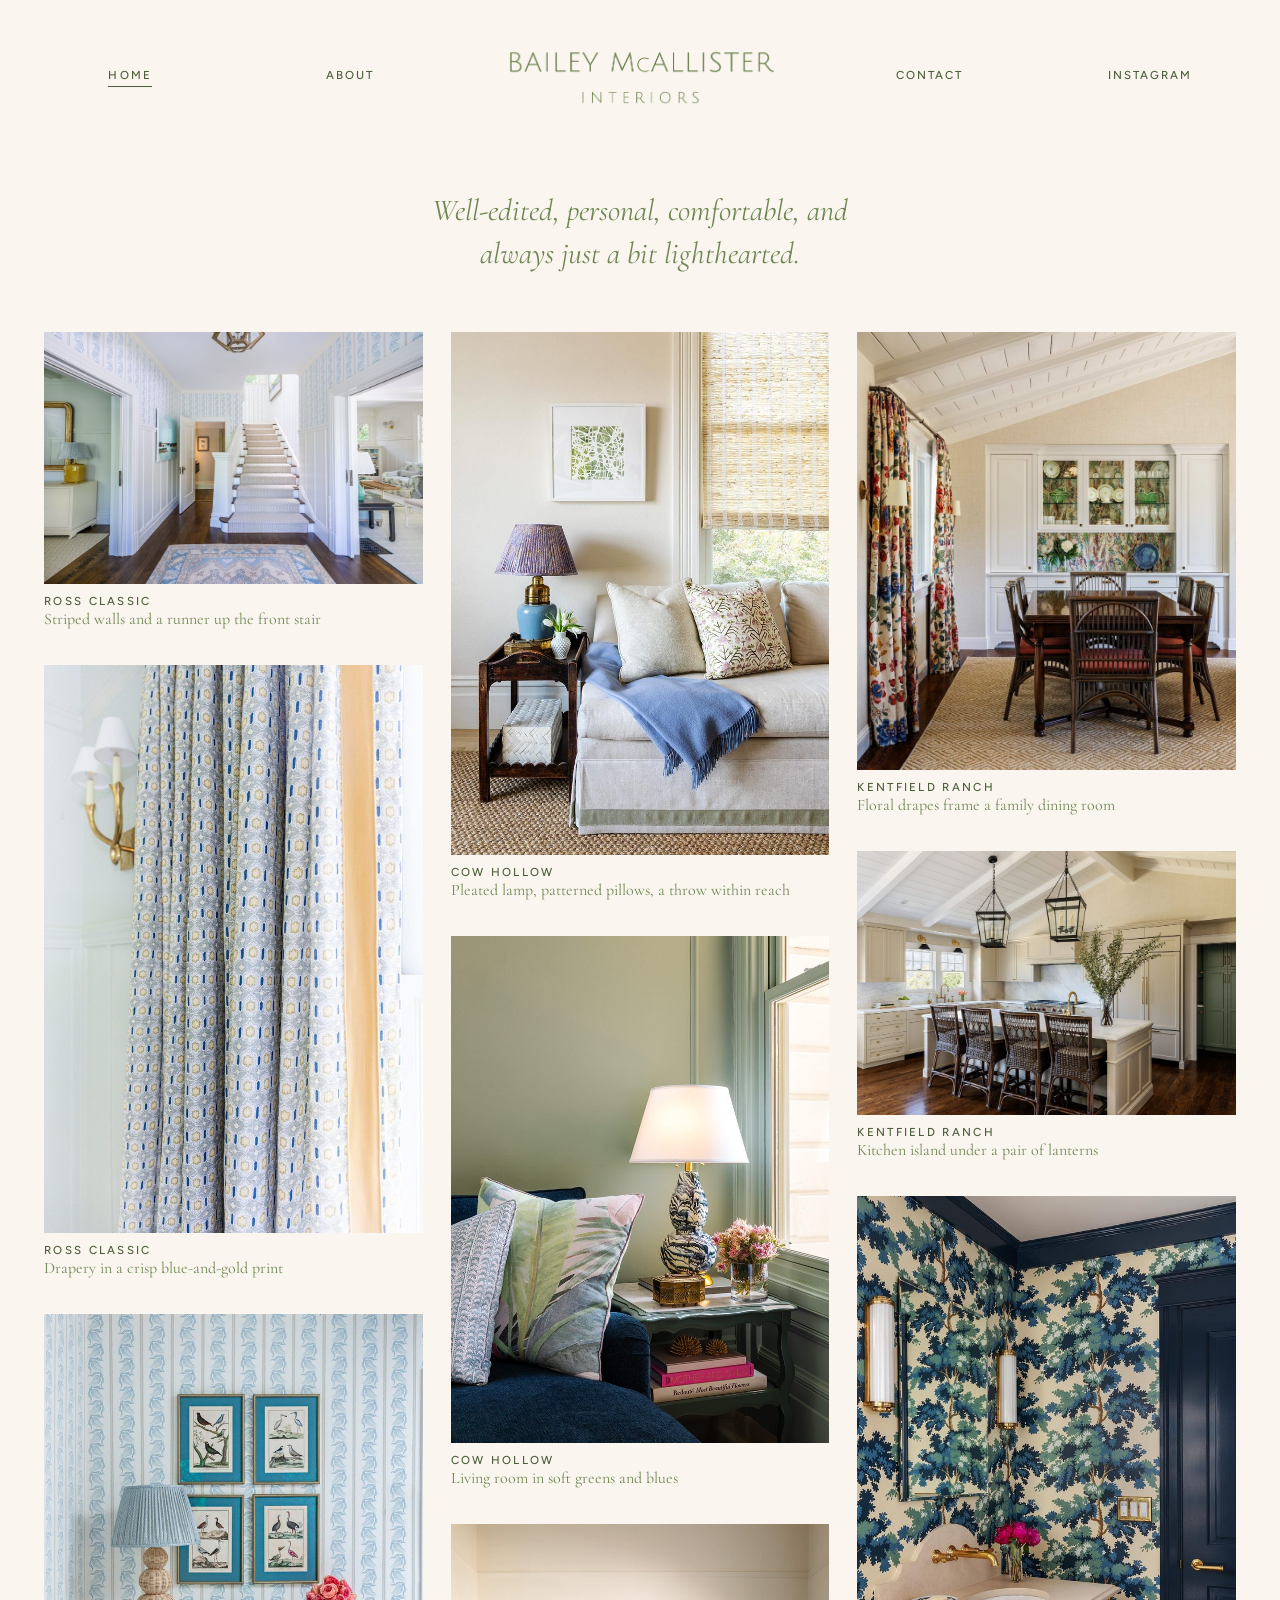
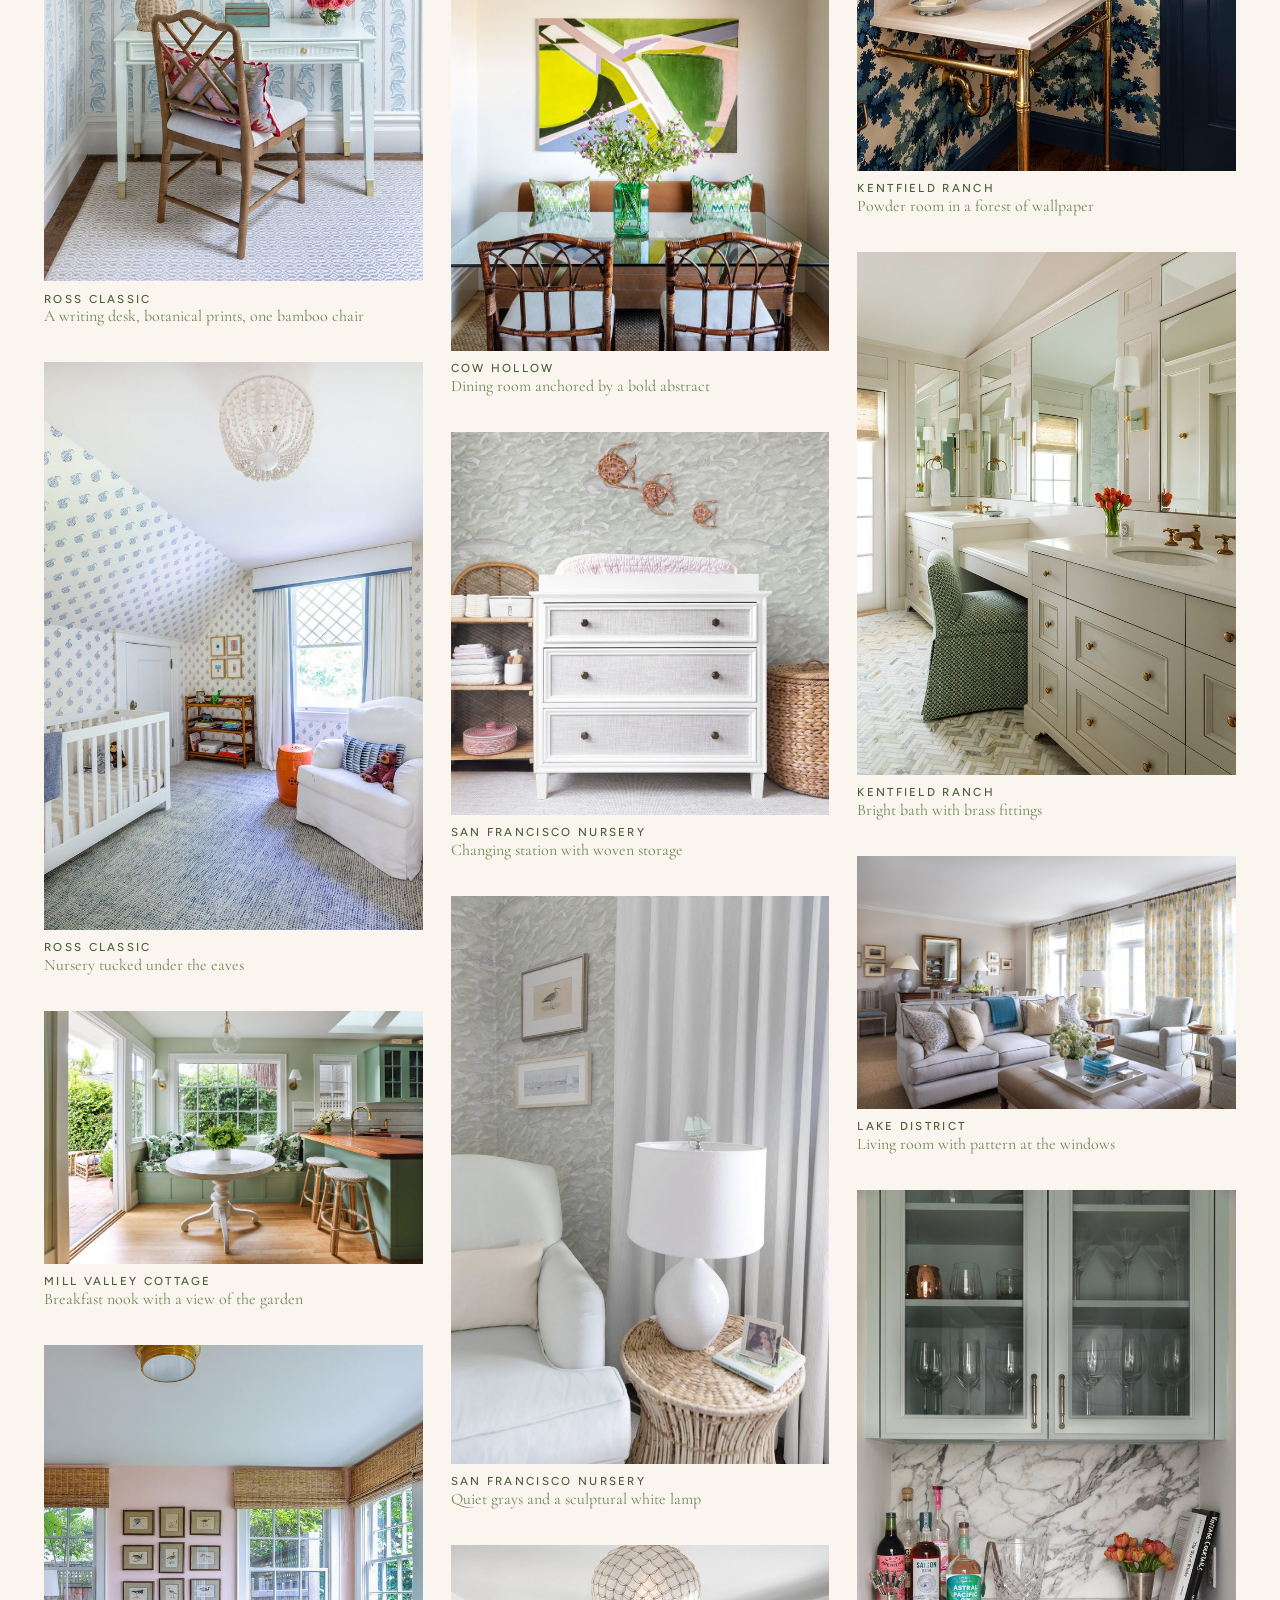
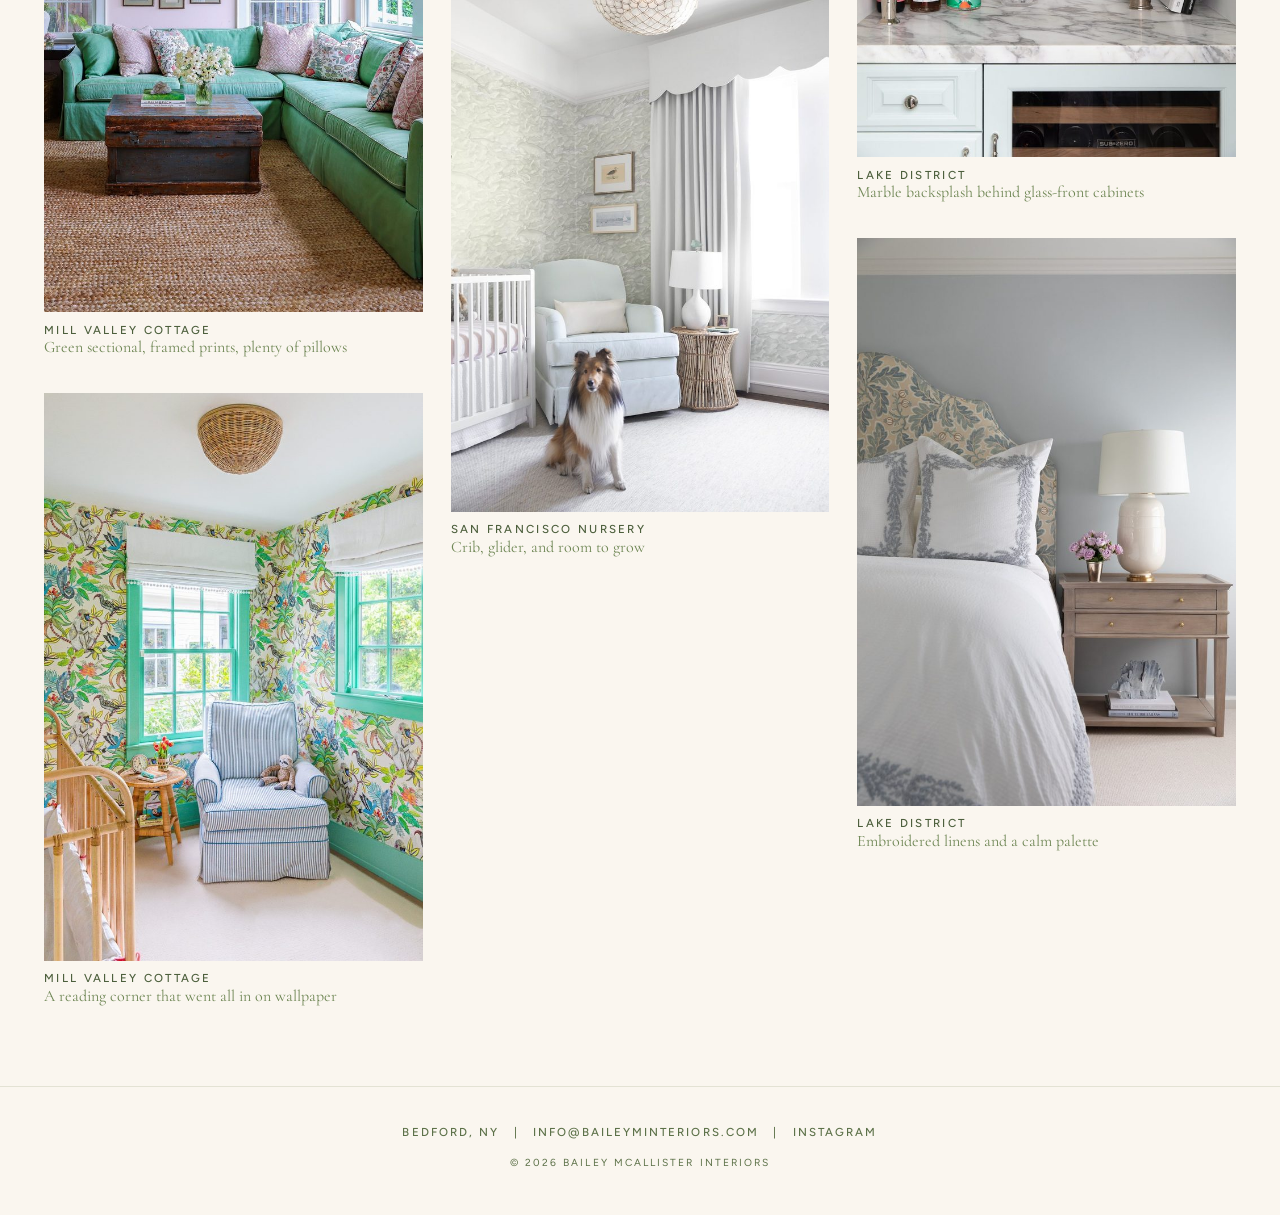
<file: index.html>
<!DOCTYPE html>
<html lang="en">
<head>
<meta charset="utf-8">
<meta name="viewport" content="width=device-width, initial-scale=1">
<title>Bailey McAllister Interiors</title>
<meta name="description" content="Bailey McAllister Interiors — interior design based in Bedford, NY.">
<link rel="icon" href="images/bmi-logo.png?v=3">
<link rel="preconnect" href="https://fonts.googleapis.com">
<link rel="preconnect" href="https://fonts.gstatic.com" crossorigin>
<link href="https://fonts.googleapis.com/css2?family=Cormorant+Garamond:ital,wght@0,400;1,400&family=Figtree:wght@400;500&display=swap" rel="stylesheet">
<link rel="stylesheet" href="style.css?v=12">
</head>
<body>
<header class="site-header">
  <nav class="nav">
    <span class="slot"><a href="index.html" aria-current="page">Home</a></span>
    <span class="slot"><a href="about.html">About</a></span>
    <a class="logo" href="index.html"><img src="images/bmi-logo.png?v=3" alt="Bailey McAllister Interiors"></a>
    <span class="slot"><a href="contact.html">Contact</a></span>
    <span class="slot"><a href="https://www.instagram.com/baileymcallisterinteriors/" target="_blank" rel="noopener" data-field="instagram">Instagram</a></span>
  </nav>
</header>
<main>
<p class="intro" data-field="tagline">Well-edited, personal, comfortable, and always just a bit lighthearted.</p>
<section class="gallery" id="gallery" aria-live="polite"></section>
</main>
<footer class="site-footer">
  <span data-field="location">Bedford, NY</span><span class="sep">|</span><a href="mailto:info@baileyminteriors.com" data-field="email">info@baileyminteriors.com</a><span class="sep">|</span><a href="https://www.instagram.com/baileymcallisterinteriors/" target="_blank" rel="noopener" data-field="instagram">Instagram</a>
  <small>&copy; <span class="yr">2026</span> Bailey McAllister Interiors</small>
  <script>document.querySelectorAll(".yr").forEach(e => e.textContent = new Date().getFullYear());</script>
  <script src="site.js?v=4" defer></script>
</footer>
</body>
</html>
</file>
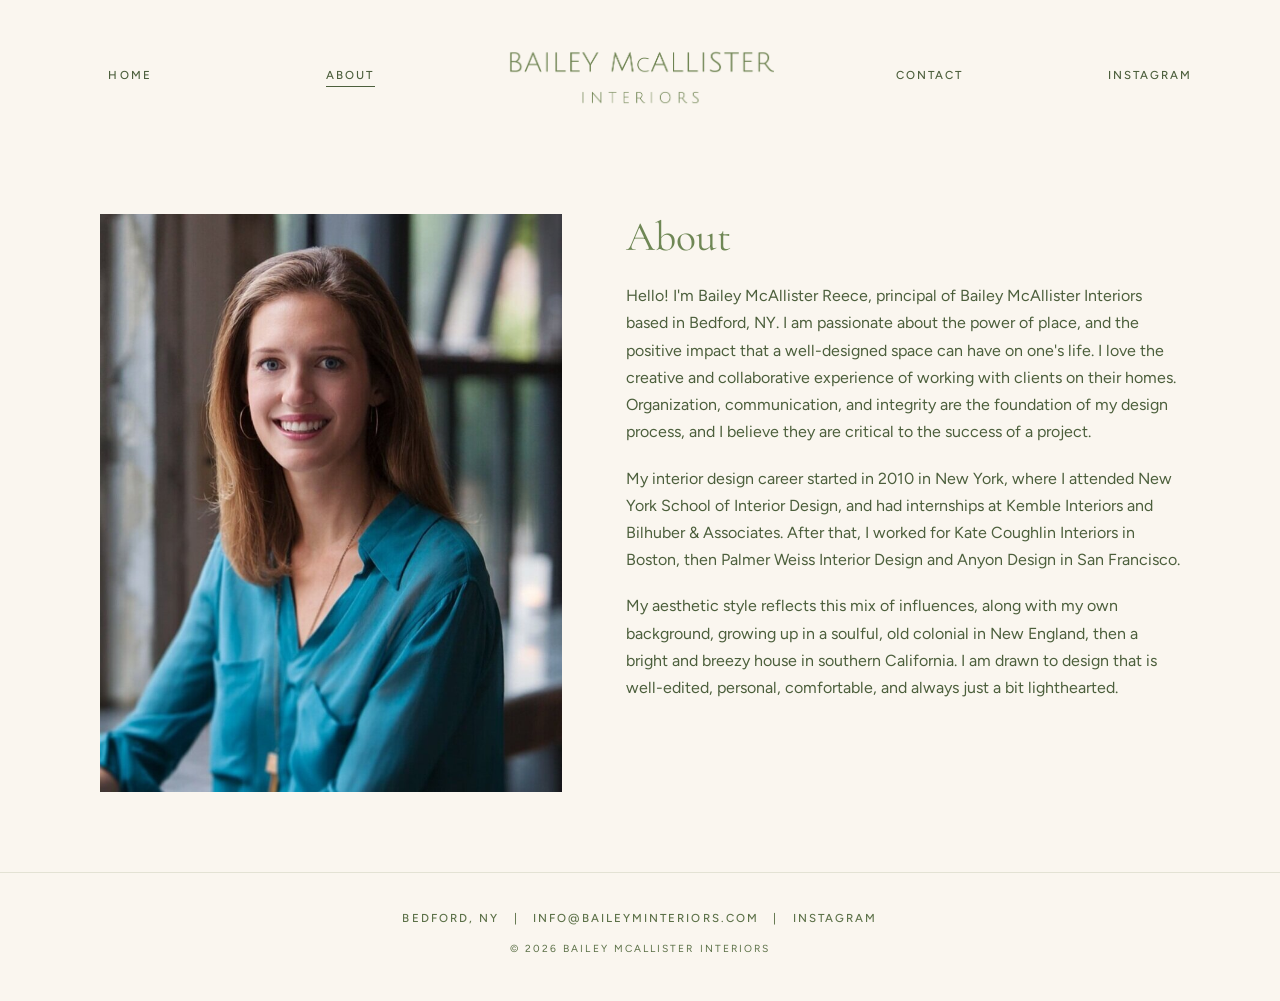
<file: about.html>
<!DOCTYPE html>
<html lang="en">
<head>
<meta charset="utf-8">
<meta name="viewport" content="width=device-width, initial-scale=1">
<title>About — Bailey McAllister Interiors</title>
<meta name="description" content="Bailey McAllister Interiors — interior design based in Bedford, NY.">
<link rel="icon" href="images/bmi-logo.png?v=3">
<link rel="preconnect" href="https://fonts.googleapis.com">
<link rel="preconnect" href="https://fonts.gstatic.com" crossorigin>
<link href="https://fonts.googleapis.com/css2?family=Cormorant+Garamond:ital,wght@0,400;1,400&family=Figtree:wght@400;500&display=swap" rel="stylesheet">
<link rel="stylesheet" href="style.css?v=12">
</head>
<body>
<header class="site-header">
  <nav class="nav">
    <span class="slot"><a href="index.html">Home</a></span>
    <span class="slot"><a href="about.html" aria-current="page">About</a></span>
    <a class="logo" href="index.html"><img src="images/bmi-logo.png?v=3" alt="Bailey McAllister Interiors"></a>
    <span class="slot"><a href="contact.html">Contact</a></span>
    <span class="slot"><a href="https://www.instagram.com/baileymcallisterinteriors/" target="_blank" rel="noopener" data-field="instagram">Instagram</a></span>
  </nav>
</header>
<main>
<section class="about">
  <img src="images/8478web.jpg" alt="Bailey McAllister Reece" data-field="about_photo">
  <div>
    <h1>About</h1>
    <div data-field="about_text">
    <p>Hello! I'm Bailey McAllister Reece, principal of Bailey McAllister Interiors based in Bedford, NY. I am passionate about the power of place, and the positive impact that a well-designed space can have on one's life. I love the creative and collaborative experience of working with clients on their homes. Organization, communication, and integrity are the foundation of my design process, and I believe they are critical to the success of a project.</p>
    <p>My interior design career started in 2010 in New York, where I attended New York School of Interior Design, and had internships at Kemble Interiors and Bilhuber &amp; Associates. After that, I worked for Kate Coughlin Interiors in Boston, then Palmer Weiss Interior Design and Anyon Design in San Francisco.</p>
    <p>My aesthetic style reflects this mix of influences, along with my own background, growing up in a soulful, old colonial in New England, then a bright and breezy house in southern California. I am drawn to design that is well-edited, personal, comfortable, and always just a bit lighthearted.</p>
    </div>
  </div>
</section>
</main>
<footer class="site-footer">
  <span data-field="location">Bedford, NY</span><span class="sep">|</span><a href="mailto:info@baileyminteriors.com" data-field="email">info@baileyminteriors.com</a><span class="sep">|</span><a href="https://www.instagram.com/baileymcallisterinteriors/" target="_blank" rel="noopener" data-field="instagram">Instagram</a>
  <small>&copy; <span class="yr">2026</span> Bailey McAllister Interiors</small>
  <script>document.querySelectorAll(".yr").forEach(e => e.textContent = new Date().getFullYear());</script>
  <script src="site.js?v=4" defer></script>
</footer>
</body>
</html>
</file>
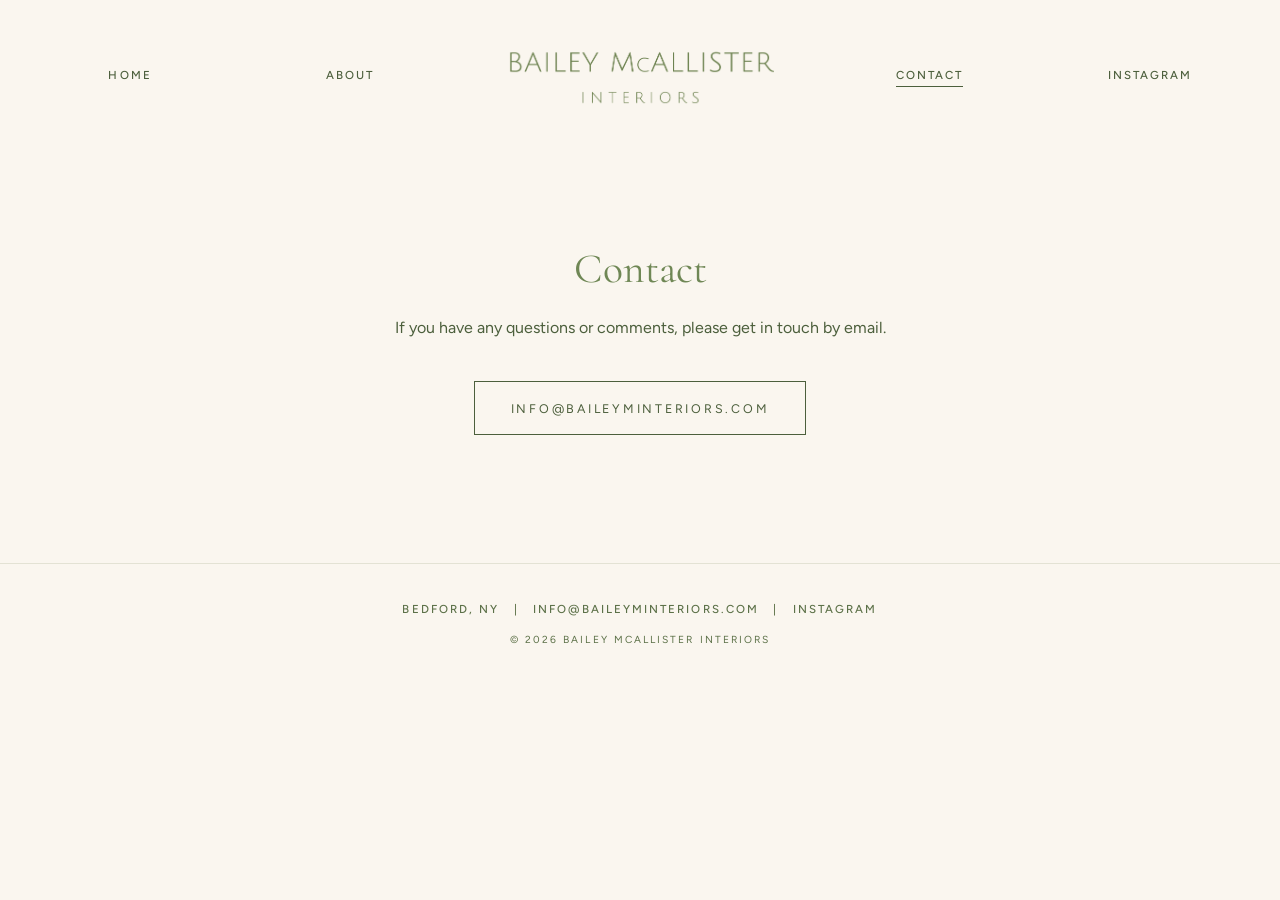
<file: contact.html>
<!DOCTYPE html>
<html lang="en">
<head>
<meta charset="utf-8">
<meta name="viewport" content="width=device-width, initial-scale=1">
<title>Contact — Bailey McAllister Interiors</title>
<meta name="description" content="Bailey McAllister Interiors — interior design based in Bedford, NY.">
<link rel="icon" href="images/bmi-logo.png?v=3">
<link rel="preconnect" href="https://fonts.googleapis.com">
<link rel="preconnect" href="https://fonts.gstatic.com" crossorigin>
<link href="https://fonts.googleapis.com/css2?family=Cormorant+Garamond:ital,wght@0,400;1,400&family=Figtree:wght@400;500&display=swap" rel="stylesheet">
<link rel="stylesheet" href="style.css?v=12">
</head>
<body>
<header class="site-header">
  <nav class="nav">
    <span class="slot"><a href="index.html">Home</a></span>
    <span class="slot"><a href="about.html">About</a></span>
    <a class="logo" href="index.html"><img src="images/bmi-logo.png?v=3" alt="Bailey McAllister Interiors"></a>
    <span class="slot"><a href="contact.html" aria-current="page">Contact</a></span>
    <span class="slot"><a href="https://www.instagram.com/baileymcallisterinteriors/" target="_blank" rel="noopener" data-field="instagram">Instagram</a></span>
  </nav>
</header>
<main>
<section class="contact">
  <h1>Contact</h1>
  <p data-field="contact_text">If you have any questions or comments, please get in touch by email.</p>
  <a class="button" href="mailto:info@baileyminteriors.com" data-field="email">info@baileyminteriors.com</a>
</section>
</main>
<footer class="site-footer">
  <span data-field="location">Bedford, NY</span><span class="sep">|</span><a href="mailto:info@baileyminteriors.com" data-field="email">info@baileyminteriors.com</a><span class="sep">|</span><a href="https://www.instagram.com/baileymcallisterinteriors/" target="_blank" rel="noopener" data-field="instagram">Instagram</a>
  <small>&copy; <span class="yr">2026</span> Bailey McAllister Interiors</small>
  <script>document.querySelectorAll(".yr").forEach(e => e.textContent = new Date().getFullYear());</script>
  <script src="site.js?v=4" defer></script>
</footer>
</body>
</html>
</file>
<file: style.css>
:root {
  --ink: #4c5f3c;
  --logo: #6f8755;
  --muted: #5c7148;
  --line: #e3e2d4;
  --bg: #faf6ef;
  --serif: "Cormorant Garamond", Georgia, serif;
  --sans: "Figtree", "Helvetica Neue", Arial, sans-serif;
}
* { box-sizing: border-box; }
html, body { margin: 0; }
body {
  background: var(--bg);
  color: var(--ink);
  font-family: var(--sans);
  font-weight: 400;
  font-size: 16px;
  line-height: 1.7;
  -webkit-font-smoothing: antialiased;
}
a { color: inherit; }
img { display: block; max-width: 100%; }

/* Header — fixed, logo centered, links spread evenly (Henley-style) */
.site-header {
  position: fixed;
  inset: 0 0 auto 0;
  z-index: 10;
  background: var(--bg);
  padding: 1.6rem 1.25rem 1.3rem;
}
.nav {
  display: grid;
  grid-template-columns: 1fr 1fr auto 1fr 1fr;
  align-items: center;
  max-width: 1400px;
  margin: 0 auto;
}
.slot { text-align: center; }
.logo { padding: 0 2rem; }
.logo img { height: 96px; width: auto; mix-blend-mode: multiply; }
.nav .slot a {
  text-decoration: none;
  font-size: .72rem;
  font-weight: 500;
  letter-spacing: .18em;
  text-transform: uppercase;
  padding-bottom: 4px;
  border-bottom: 1px solid transparent;
  transition: border-color .2s;
}
.nav .slot a:hover, .nav .slot a[aria-current="page"] { border-color: currentColor; }

/* Lightbox */
.gallery img { cursor: zoom-in; }
.lightbox {
  position: fixed; inset: 0; z-index: 50;
  display: none; flex-direction: column; align-items: center; justify-content: center;
  gap: 1rem; padding: 3.5rem 4.5rem 2rem;
  background: rgba(250, 246, 239, .97);
}
.lightbox.open { display: flex; }
.lightbox img { max-width: 100%; max-height: calc(100vh - 9rem); width: auto; height: auto; cursor: zoom-out; }
.lightbox .lb-cap { text-align: center; font-family: var(--serif); color: var(--logo); font-size: 1.05rem; }
.lightbox .lb-cap strong { display: block; font-family: var(--sans); font-weight: 500; font-size: .72rem; letter-spacing: .2em; text-transform: uppercase; line-height: 1.2; color: var(--ink); }
.lightbox button {
  position: absolute; background: none; border: 0; cursor: pointer;
  color: var(--ink); font: 300 2rem/1 var(--sans); padding: .75rem;
}
.lb-close { top: .75rem; right: 1rem; }
.lb-prev { left: .75rem; top: 50%; transform: translateY(-50%); }
.lb-next { right: .75rem; top: 50%; transform: translateY(-50%); }
body.lb-open { overflow: hidden; }
@media (max-width: 600px) {
  .lightbox { padding: 3.5rem .75rem 1.5rem; }
  .lb-prev, .lb-next { top: auto; bottom: .5rem; transform: none; }
}

/* guard for stale cached pages from the first version */
.site-header svg { width: 18px; height: 18px; }

main { max-width: 1240px; margin: 0 auto; padding: calc(96px + 2.9rem + 3.5rem) 1.5rem 5rem; }

/* Home gallery */
.intro {
  text-align: center;
  font-family: var(--serif);
  font-size: clamp(1.4rem, 2.6vw, 1.9rem);
  font-weight: 400;
  font-style: italic;
  max-width: 34ch;
  margin: -.5rem auto 3.5rem;
  line-height: 1.4;
  color: var(--logo);
}
.gallery {
  columns: 3 320px;
  column-gap: 1.75rem;
}
.gallery figure {
  break-inside: avoid;
  margin: 0 0 2.25rem;
}
.gallery img { width: 100%; height: auto; background: var(--line); }
.gallery figcaption {
  margin-top: .7rem;
  font-family: var(--serif);
  font-size: 1rem;
  line-height: 1.25;
  color: var(--logo);
}
.gallery figcaption strong {
  display: block;
  margin-bottom: 0;
  color: var(--ink);
  font-family: var(--sans);
  font-weight: 500;
  font-size: .72rem;
  line-height: 1.2;
  letter-spacing: .2em;
  text-transform: uppercase;
}

/* About */
.about {
  display: grid;
  grid-template-columns: minmax(0, 5fr) minmax(0, 6fr);
  gap: 4rem;
  align-items: start;
  max-width: 1080px;
  margin: 1rem auto 0;
}
.about img { width: 100%; height: auto; }
.about h1, .contact h1 {
  font-family: var(--serif);
  font-weight: 400;
  font-size: 2.6rem;
  margin: 0 0 1.25rem;
  line-height: 1.15;
  color: var(--logo);
}
.about p { margin: 0 0 1.2rem; }

/* Contact */
.contact { text-align: center; max-width: 560px; margin: 3rem auto; }
.contact p { color: var(--ink); }
.button {
  display: inline-block;
  margin-top: 1.5rem;
  padding: .95rem 2.2rem;
  border: 1px solid var(--ink);
  text-decoration: none;
  font-size: .78rem;
  letter-spacing: .22em;
  text-transform: uppercase;
  transition: background .2s, color .2s;
}
.button:hover { background: var(--ink); color: var(--bg); }

/* Footer */
.site-footer {
  border-top: 1px solid var(--line);
  padding: 2.25rem 1.5rem 2.75rem;
  text-align: center;
  font-size: .72rem;
  font-weight: 500;
  letter-spacing: .18em;
  text-transform: uppercase;
  color: var(--muted);
}
.site-footer a { text-decoration: none; text-underline-offset: 3px; }
.site-footer a:hover { text-decoration: underline; }
.site-footer .sep { margin: 0 .9rem; }
.site-footer small { display: block; margin-top: .7rem; font-size: .64rem; font-weight: 400; }

@media (max-width: 760px) {
  .about { grid-template-columns: 1fr; gap: 2rem; }
  .about h1, .contact h1 { font-size: 2.1rem; }
}

/* Phones: logo on its own row, four links evenly beneath */
@media (max-width: 600px) {
  .site-header { padding: 1rem .75rem .8rem; }
  .nav {
    grid-template-columns: repeat(4, 1fr);
    grid-template-areas: "logo logo logo logo";
    row-gap: .8rem;
  }
  .logo { grid-area: logo; justify-self: center; padding: 0; }
  .logo img { height: 84px; }
  .nav .slot a { font-size: .66rem; letter-spacing: .12em; }
  main { padding: calc(84px + 1.8rem + 1.6rem + 2.5rem) 1.1rem 3.5rem; }
  .intro { margin-bottom: 2.25rem; }
  .gallery { columns: 1; }
  .gallery figure { margin-bottom: 1.75rem; }
  .contact { margin: 1.5rem auto; }
  .button { padding: .9rem 1.2rem; letter-spacing: .14em; font-size: .72rem; max-width: 100%; }
  .site-footer .sep { display: block; height: .35rem; visibility: hidden; }
}
</file>
